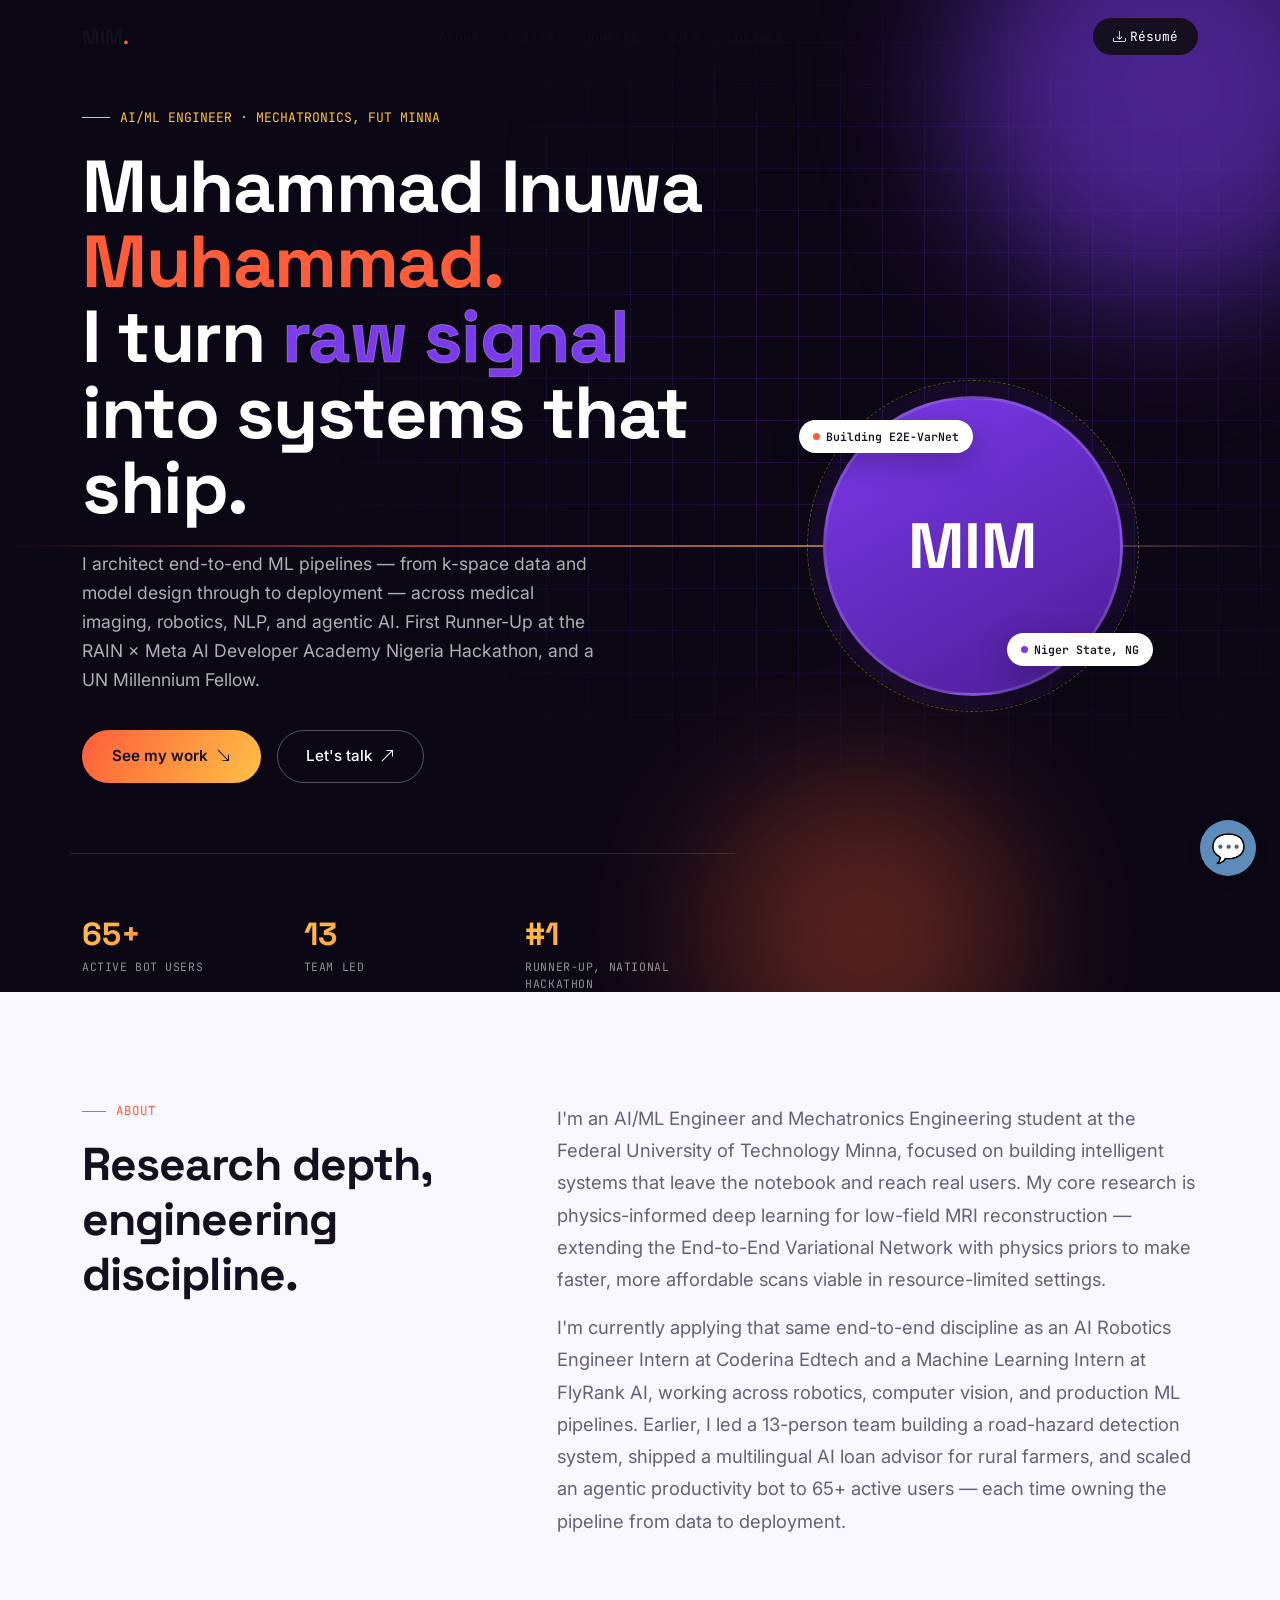
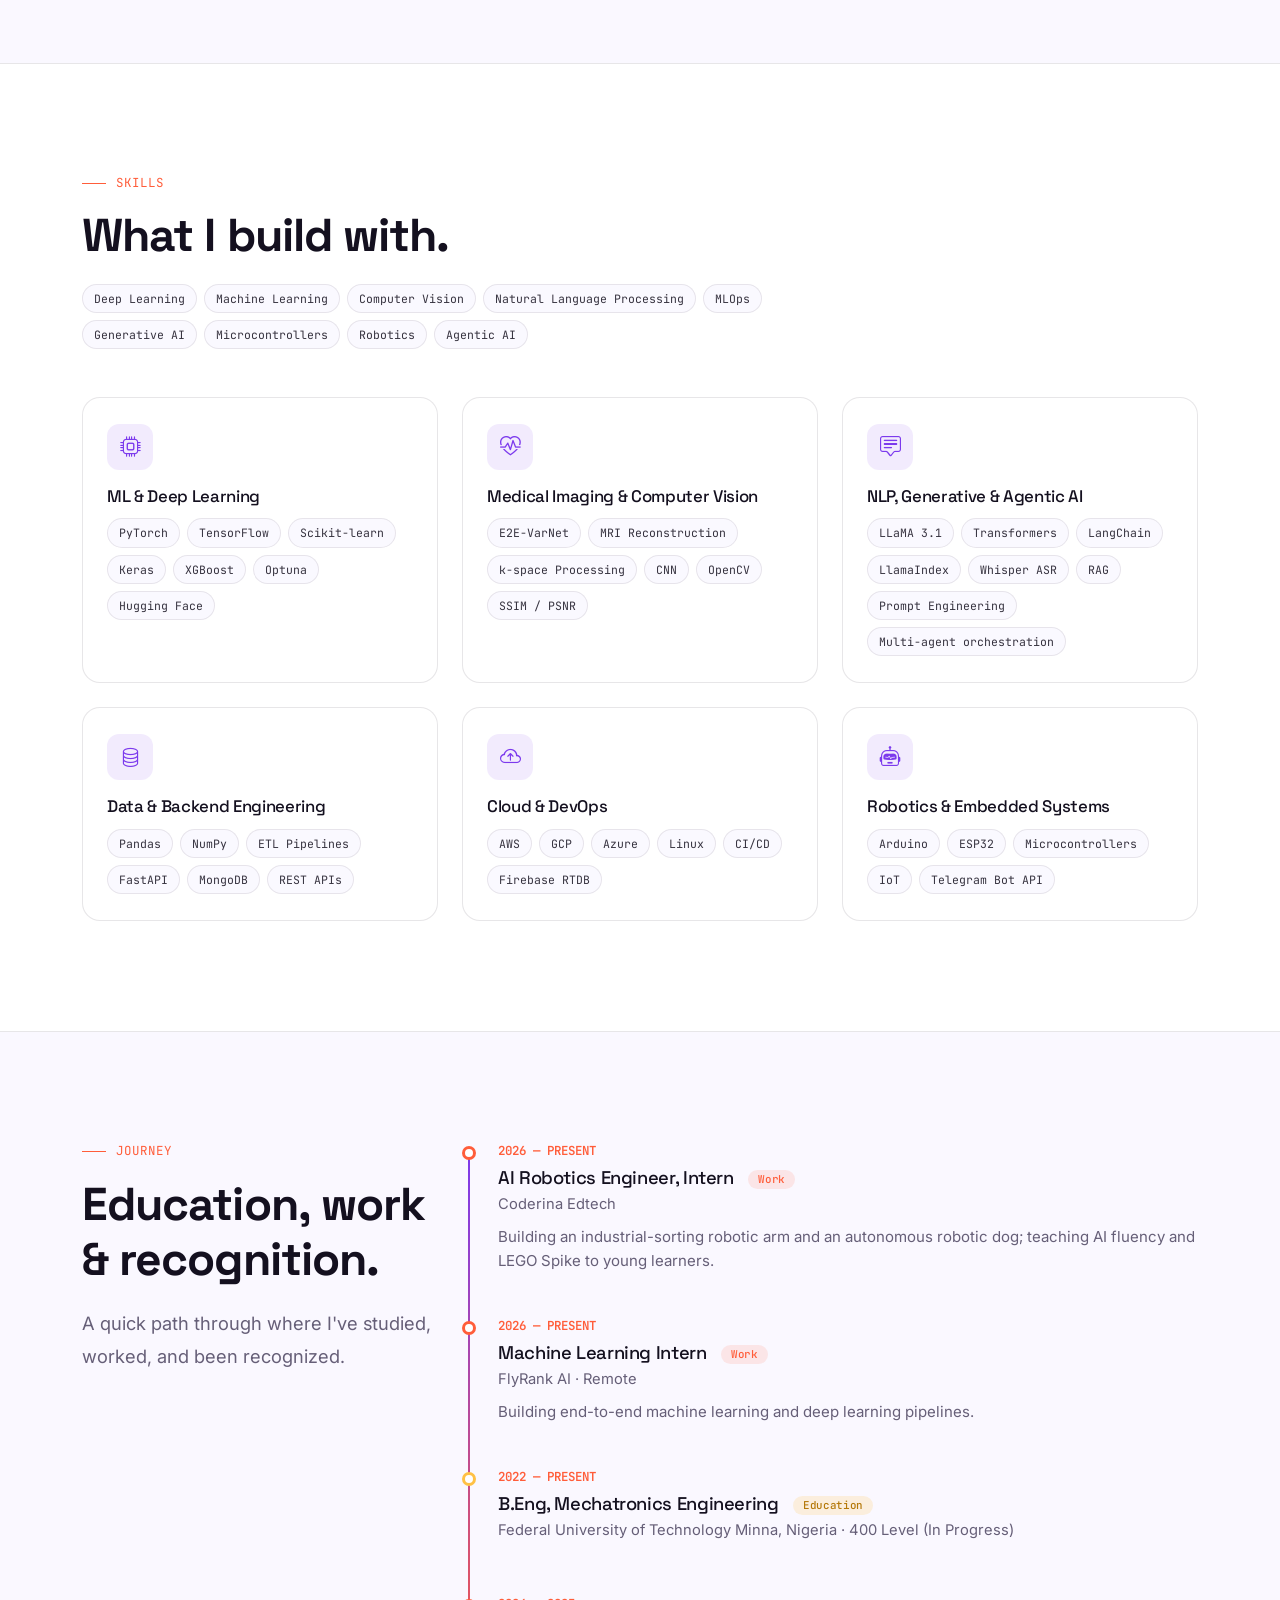
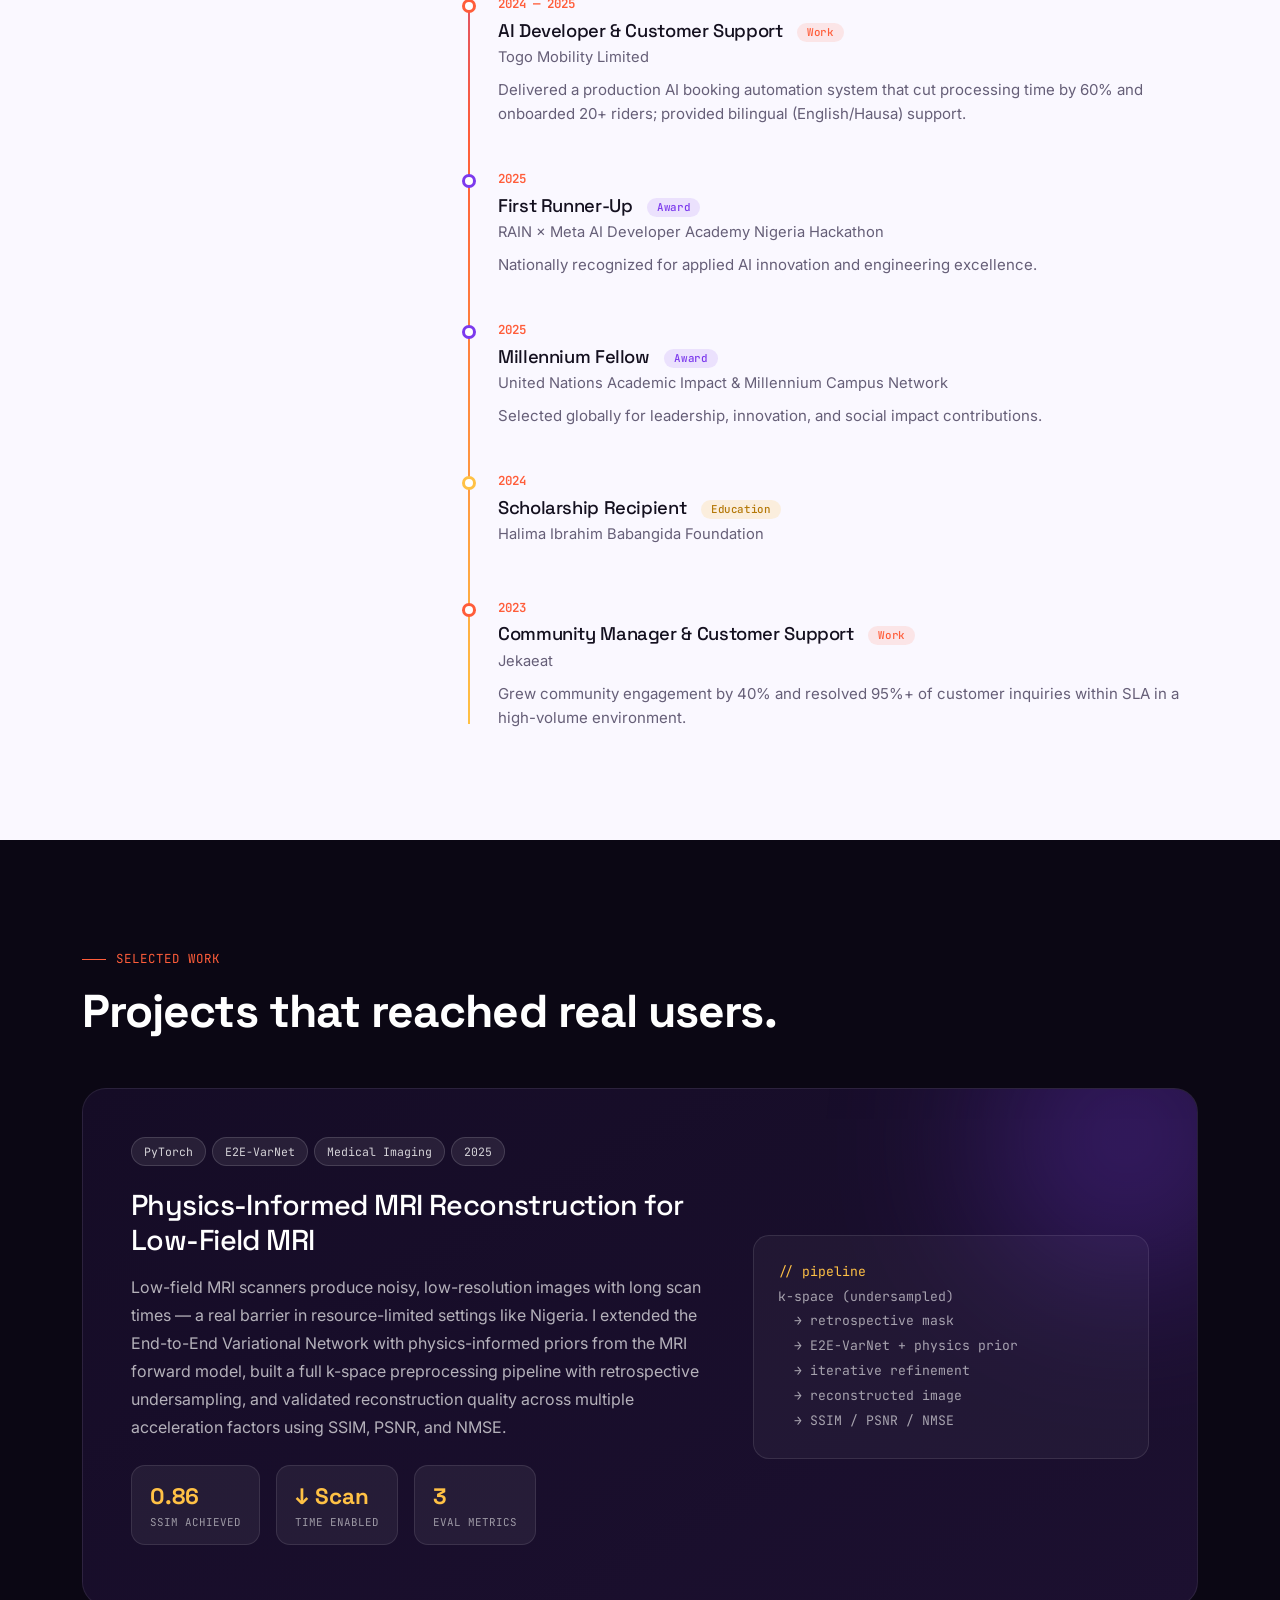
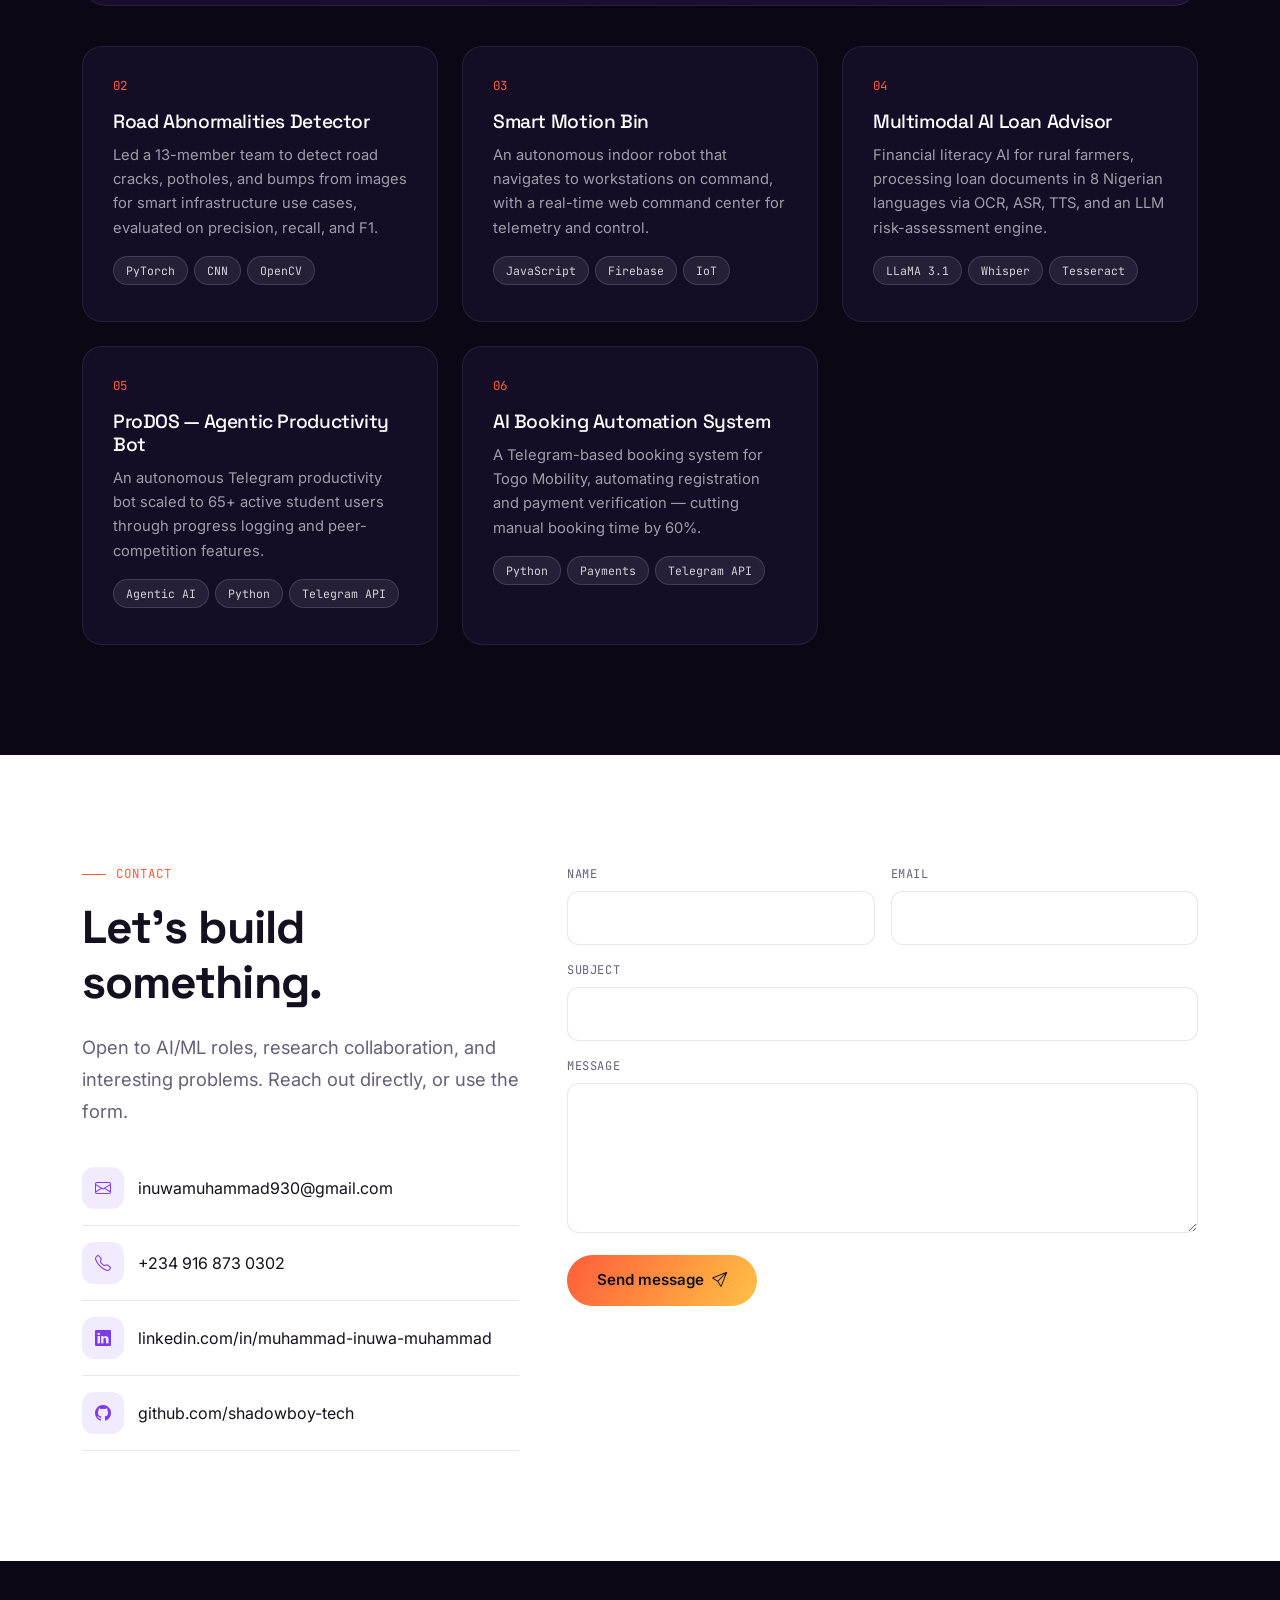
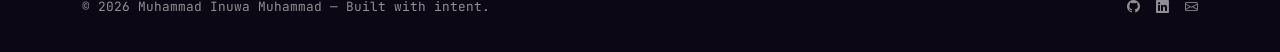
<file: frontend/index.html>
<!DOCTYPE html>
<html lang="en">
<head>
<meta charset="UTF-8">
<meta name="viewport" content="width=device-width, initial-scale=1.0">
<title>Muhammad Inuwa Muhammad — AI / ML Engineer</title>
<meta name="description" content="Portfolio of Muhammad Inuwa Muhammad — AI/ML Engineer building physics-informed deep learning, agentic AI, and computer vision systems.">

<!-- Fonts -->
<link rel="preconnect" href="https://fonts.googleapis.com">
<link rel="preconnect" href="https://fonts.gstatic.com" crossorigin>
<link href="https://fonts.googleapis.com/css2?family=Space+Grotesk:wght@400;500;600;700&family=Inter:wght@400;500;600;700&family=JetBrains+Mono:wght@400;500;600&display=swap" rel="stylesheet">

<!-- Bootstrap -->
<link href="https://cdn.jsdelivr.net/npm/bootstrap@5.3.3/dist/css/bootstrap.min.css" rel="stylesheet">
<link rel="stylesheet" href="https://cdn.jsdelivr.net/npm/bootstrap-icons@1.11.3/font/bootstrap-icons.css">

<style>
:root{
  --ink:#14101f;
  --muted:#665f78;
  --bg:#faf8ff;
  --bg-dark:#0b0714;
  --panel:#ffffff;
  --violet:#7c3aed;
  --violet-deep:#4c1d95;
  --coral:#ff5d3a;
  --amber:#ffc145;
  --line: rgba(20,16,31,0.1);
  --line-dark: rgba(255,255,255,0.12);
}

*{box-sizing:border-box;}
html{scroll-behavior:smooth;}
body{
  font-family:'Inter', sans-serif;
  color:var(--ink);
  background:var(--bg);
  overflow-x:hidden;
}
h1,h2,h3,h4,.display-font{
  font-family:'Space Grotesk', sans-serif;
  letter-spacing:-0.02em;
}
.mono{
  font-family:'JetBrains Mono', monospace;
  letter-spacing:0.02em;
}
a{ text-decoration:none; }
::selection{ background:var(--violet); color:#fff; }

/* Reduced motion */
@media (prefers-reduced-motion: reduce){
  *{ animation-duration:0.001ms !important; animation-iteration-count:1 !important; transition-duration:0.001ms !important; scroll-behavior:auto !important; }
}

/* ---------- Nav ---------- */
.navbar-custom{
  position:fixed; top:0; left:0; right:0; z-index:1000;
  padding: 18px 0;
  transition: all .35s ease;
  background: transparent;
}
.navbar-custom.scrolled{
  background: rgba(250,248,255,0.85);
  backdrop-filter: blur(10px);
  border-bottom:1px solid var(--line);
  padding: 12px 0;
}
.nav-logo{
  font-family:'Space Grotesk', sans-serif;
  font-weight:700;
  font-size:1.25rem;
  color:var(--ink);
}
.nav-logo span{ color:var(--coral); }
.nav-link-custom{
  font-family:'JetBrains Mono', monospace;
  font-size:0.82rem;
  color:var(--ink);
  opacity:0.75;
  margin:0 14px;
  position:relative;
  transition: opacity .2s ease;
}
.nav-link-custom:hover{ opacity:1; color:var(--violet); }
.btn-resume{
  background:var(--ink);
  color:#fff !important;
  font-family:'JetBrains Mono', monospace;
  font-size:0.8rem;
  padding:9px 20px;
  border-radius:100px;
  transition: all .25s ease;
  white-space:nowrap;
}
.btn-resume:hover{ background:var(--coral); transform: translateY(-2px); color:#fff; }

/* ---------- Hero ---------- */
.hero{
  position:relative;
  min-height:100vh;
  background: var(--bg-dark);
  color:#fff;
  display:flex; align-items:center;
  padding-top:100px;
  overflow:hidden;
}
.kspace-grid{
  position:absolute; inset:0;
  background-image:
    linear-gradient(rgba(124,58,237,0.18) 1px, transparent 1px),
    linear-gradient(90deg, rgba(124,58,237,0.18) 1px, transparent 1px);
  background-size: 42px 42px;
  mask-image: radial-gradient(ellipse 70% 60% at 70% 40%, black 20%, transparent 75%);
  animation: drift 26s linear infinite;
}
@keyframes drift{
  0%{ background-position: 0 0, 0 0; }
  100%{ background-position: 84px 42px, 42px 84px; }
}
.scan-line{
  position:absolute; left:0; right:0; height:2px;
  background: linear-gradient(90deg, transparent, var(--coral), var(--amber), transparent);
  opacity:0.6;
  animation: scan 7s ease-in-out infinite;
  filter: blur(0.5px);
}
@keyframes scan{
  0%,100%{ top:12%; opacity:0; }
  10%{ opacity:0.7; }
  50%{ top:82%; opacity:0.5; }
  90%{ opacity:0.7; }
}
.glow-orb{
  position:absolute; border-radius:50%;
  filter: blur(70px); opacity:0.55; pointer-events:none;
}
.orb-1{ width:420px; height:420px; background:var(--violet); top:-120px; right:-100px; }
.orb-2{ width:320px; height:320px; background:var(--coral); bottom:-100px; right:20%; opacity:0.3; }

.eyebrow{
  font-family:'JetBrains Mono', monospace;
  font-size:0.82rem;
  color:var(--amber);
  display:inline-flex; align-items:center; gap:10px;
  margin-bottom:22px;
}
.eyebrow::before{
  content:''; width:28px; height:1px; background:var(--amber);
}
.hero h1{
  font-size: clamp(2.6rem, 6vw, 4.6rem);
  font-weight:700;
  line-height:1.02;
  margin-bottom:24px;
}
.hero h1 .accent{ color:var(--coral); }
.hero h1 .accent2{ color:var(--violet); -webkit-text-stroke: 1px rgba(255,255,255,0.3); }
.hero-sub{
  font-size:1.1rem;
  color:rgba(255,255,255,0.68);
  max-width:520px;
  line-height:1.65;
  margin-bottom:36px;
}
.btn-bold{
  background: linear-gradient(120deg, var(--coral), var(--amber));
  color:var(--ink) !important;
  font-weight:600;
  padding:14px 30px;
  border-radius:100px;
  border:none;
  font-size:0.95rem;
  transition: all .25s ease;
  display:inline-flex; align-items:center; gap:8px;
}
.btn-bold:hover{ transform: translateY(-3px); box-shadow: 0 14px 30px rgba(255,93,58,0.3); }
.btn-outline-bold{
  border:1px solid rgba(255,255,255,0.3);
  color:#fff !important;
  padding:14px 28px;
  border-radius:100px;
  font-size:0.95rem;
  font-weight:500;
  transition: all .25s ease;
  display:inline-flex; align-items:center; gap:8px;
}
.btn-outline-bold:hover{ border-color:var(--violet); background:rgba(124,58,237,0.15); }

.avatar-ring{
  position:relative;
  width:300px; height:300px;
  margin:0 auto;
}
.avatar-circle{
  width:100%; height:100%;
  border-radius:50%;
  background: linear-gradient(150deg, var(--violet), var(--violet-deep));
  display:flex; align-items:center; justify-content:center;
  font-family:'Space Grotesk', sans-serif;
  font-size:4rem; font-weight:700; color:#fff;
  border:3px solid rgba(255,255,255,0.15);
  position:relative; z-index:2;
  box-shadow: 0 0 0 14px rgba(124,58,237,0.08);
}
.avatar-ring::before{
  content:'';
  position:absolute; inset:-16px;
  border-radius:50%;
  border:1px dashed rgba(255,193,69,0.4);
  animation: spin 40s linear infinite;
}
@keyframes spin{ to{ transform: rotate(360deg); } }
.badge-float{
  position:absolute;
  background:#fff; color:var(--ink);
  font-family:'JetBrains Mono', monospace;
  font-size:0.72rem; font-weight:600;
  padding:8px 14px; border-radius:100px;
  box-shadow: 0 10px 30px rgba(0,0,0,0.25);
  z-index:3;
  display:flex; align-items:center; gap:6px;
}
.badge-float .dot{ width:7px; height:7px; border-radius:50%; background:var(--coral); }
.badge-1{ top:8%; left:-8%; }
.badge-2{ bottom:10%; right:-10%; }

.stat-strip{
  border-top:1px solid var(--line-dark);
  margin-top:70px;
  padding-top:32px;
}
.stat-num{
  font-family:'Space Grotesk', sans-serif;
  font-size:2rem; font-weight:700;
  background: linear-gradient(120deg, var(--amber), var(--coral));
  -webkit-background-clip:text; background-clip:text; color:transparent;
}
.stat-label{
  font-family:'JetBrains Mono', monospace;
  font-size:0.72rem; color:rgba(255,255,255,0.55);
  text-transform:uppercase; letter-spacing:0.05em;
}

/* ---------- Section basics ---------- */
section{ padding: 110px 0; position:relative; }
.section-tag{
  font-family:'JetBrains Mono', monospace;
  font-size:0.78rem;
  color:var(--coral);
  text-transform:uppercase;
  letter-spacing:0.08em;
  display:flex; align-items:center; gap:10px;
  margin-bottom:16px;
}
.section-tag::before{ content:''; width:24px; height:1px; background:var(--coral); }
.section-title{
  font-size: clamp(2rem, 3.6vw, 2.9rem);
  font-weight:700;
  margin-bottom:20px;
}
.reveal{ opacity:0; transform: translateY(24px); transition: all .7s cubic-bezier(.2,.7,.3,1); }
.reveal.in{ opacity:1; transform:none; }

/* ---------- About / Skills ---------- */
.about-lead{
  font-size:1.15rem; line-height:1.75; color:var(--muted); max-width:640px;
}
.skill-card{
  background:var(--panel);
  border:1px solid var(--line);
  border-radius:18px;
  padding:26px 24px;
  height:100%;
  transition: all .3s ease;
  position:relative;
  overflow:hidden;
}
.skill-card::before{
  content:''; position:absolute; top:0; left:0; right:0; height:3px;
  background: linear-gradient(90deg, var(--violet), var(--coral));
  transform: scaleX(0); transform-origin:left;
  transition: transform .35s ease;
}
.skill-card:hover{ transform: translateY(-6px); box-shadow: 0 20px 40px rgba(20,16,31,0.08); }
.skill-card:hover::before{ transform: scaleX(1); }
.skill-card .icon-wrap{
  width:46px; height:46px; border-radius:12px;
  display:flex; align-items:center; justify-content:center;
  background: rgba(124,58,237,0.1); color:var(--violet);
  font-size:1.3rem; margin-bottom:16px;
}
.skill-card h4{ font-size:1.05rem; margin-bottom:12px; }
.skill-tags{ display:flex; flex-wrap:wrap; gap:7px; }
.skill-tag{
  font-family:'JetBrains Mono', monospace;
  font-size:0.72rem;
  background: var(--bg);
  border:1px solid var(--line);
  padding:5px 11px;
  border-radius:100px;
  color:var(--ink);
  opacity:0.85;
}

/* ---------- Timeline ---------- */
.timeline{ position:relative; padding-left:36px; }
.timeline::before{
  content:''; position:absolute; left:6px; top:6px; bottom:6px; width:2px;
  background: linear-gradient(180deg, var(--violet), var(--coral), var(--amber));
}
.timeline-item{ position:relative; padding-bottom:44px; }
.timeline-item:last-child{ padding-bottom:0; }
.timeline-dot{
  position:absolute; left:-36px; top:4px;
  width:14px; height:14px; border-radius:50%;
  background:#fff; border:3px solid var(--violet);
}
.timeline-item.work .timeline-dot{ border-color:var(--coral); }
.timeline-item.edu .timeline-dot{ border-color:var(--amber); }
.timeline-year{
  font-family:'JetBrains Mono', monospace;
  font-size:0.78rem; color:var(--coral); font-weight:600;
  margin-bottom:6px; display:block;
}
.timeline-item h4{ font-size:1.15rem; margin-bottom:4px; }
.timeline-item .role-org{ color:var(--muted); font-size:0.92rem; margin-bottom:10px; }
.timeline-item p.desc{ color:var(--muted); font-size:0.94rem; line-height:1.6; margin:0; }
.tl-type-badge{
  font-family:'JetBrains Mono', monospace; font-size:0.68rem;
  padding:3px 10px; border-radius:100px; margin-left:10px;
  display:inline-block; vertical-align:middle;
}
.tl-type-badge.work{ background:rgba(255,93,58,0.12); color:var(--coral); }
.tl-type-badge.edu{ background:rgba(255,193,69,0.18); color:#b5790a; }
.tl-type-badge.award{ background:rgba(124,58,237,0.12); color:var(--violet); }

/* ---------- Projects ---------- */
.bg-dark-section{ background:var(--bg-dark); color:#fff; }
.case-study{
  background: linear-gradient(150deg, #150c26, #1c1030);
  border:1px solid rgba(255,255,255,0.08);
  border-radius:24px;
  padding:48px;
  position:relative;
  overflow:hidden;
}
.case-study::after{
  content:''; position:absolute; width:260px; height:260px; border-radius:50%;
  background:var(--violet); filter:blur(90px); opacity:0.35; top:-80px; right:-60px;
}
.metric-pill{
  display:inline-flex; flex-direction:column; align-items:flex-start;
  background:rgba(255,255,255,0.06);
  border:1px solid rgba(255,255,255,0.1);
  border-radius:14px; padding:14px 18px; margin-right:12px; margin-bottom:12px;
}
.metric-pill .val{ font-family:'Space Grotesk',sans-serif; font-weight:700; font-size:1.4rem; color:var(--amber); }
.metric-pill .lbl{ font-family:'JetBrains Mono',monospace; font-size:0.68rem; color:rgba(255,255,255,0.55); text-transform:uppercase; }
.tag-pill{
  font-family:'JetBrains Mono', monospace; font-size:0.72rem;
  background:rgba(255,255,255,0.08); border:1px solid rgba(255,255,255,0.14);
  color:rgba(255,255,255,0.8); padding:5px 12px; border-radius:100px;
  display:inline-block; margin:0 6px 6px 0;
}

.project-card{
  background:#150c26;
  border:1px solid rgba(255,255,255,0.08);
  border-radius:20px;
  padding:30px;
  height:100%;
  transition: all .35s ease;
  position:relative;
}
.project-card:hover{
  transform: translateY(-6px);
  border-color: var(--coral);
  box-shadow: 0 20px 50px rgba(255,93,58,0.15);
}
.project-num{
  font-family:'JetBrains Mono', monospace;
  font-size:0.78rem; color:var(--coral); margin-bottom:14px; display:block;
}
.project-card h4{ font-size:1.2rem; margin-bottom:10px; color:#fff; }
.project-card p{ color:rgba(255,255,255,0.6); font-size:0.92rem; line-height:1.65; margin-bottom:16px; }

/* ---------- Contact ---------- */
.form-control-custom{
  background:var(--panel);
  border:1px solid var(--line);
  border-radius:12px;
  padding:14px 16px;
  font-family:'Inter', sans-serif;
  color:var(--ink);
  width:100%;
  transition: border-color .2s ease;
}
.form-control-custom:focus{
  outline:none; border-color:var(--violet);
  box-shadow: 0 0 0 4px rgba(124,58,237,0.12);
}
.form-label-custom{
  font-family:'JetBrains Mono', monospace;
  font-size:0.75rem; text-transform:uppercase; letter-spacing:0.05em;
  color:var(--muted); margin-bottom:8px; display:block;
}
.contact-link-item{
  display:flex; align-items:center; gap:14px;
  padding:16px 0; border-bottom:1px solid var(--line);
  color:var(--ink);
  transition: all .2s ease;
}
.contact-link-item:hover{ color:var(--coral); padding-left:8px; }
.contact-link-item .ic{
  width:42px; height:42px; border-radius:12px;
  background: rgba(124,58,237,0.1); color:var(--violet);
  display:flex; align-items:center; justify-content:center; flex-shrink:0;
}

footer{
  background:var(--bg-dark); color:rgba(255,255,255,0.55);
  padding:36px 0; font-family:'JetBrains Mono', monospace; font-size:0.8rem;
}

/* focus visibility */
a:focus-visible, button:focus-visible, input:focus-visible, textarea:focus-visible{
  outline: 2px solid var(--violet); outline-offset:3px;
}

@media (max-width: 991px){
  .avatar-ring{ margin-top:50px; }
  section{ padding:80px 0; }
  .case-study{ padding:30px; }
}
</style>
</head>
<body>

<!-- ============ NAV ============ -->
<nav class="navbar navbar-custom navbar-expand-lg" id="mainNav">
  <div class="container d-flex align-items-center justify-content-between">
    <a class="nav-logo" href="#top">MIM<span>.</span></a>
    <div class="d-none d-lg-flex align-items-center">
      <a class="nav-link-custom" href="#about">About</a>
      <a class="nav-link-custom" href="#skills">Skills</a>
      <a class="nav-link-custom" href="#timeline">Journey</a>
      <a class="nav-link-custom" href="#work">Work</a>
      <a class="nav-link-custom" href="#contact">Contact</a>
    </div>
    <a href="resume.pdf" download class="btn-resume">
      <i class="bi bi-download me-1"></i>Résumé
    </a>
  </div>
</nav>

<!-- ============ HERO ============ -->
<header class="hero" id="top">
  <div class="kspace-grid"></div>
  <div class="scan-line"></div>
  <div class="glow-orb orb-1"></div>
  <div class="glow-orb orb-2"></div>

  <div class="container position-relative" style="z-index:5;">
    <div class="row align-items-center gy-5">
      <div class="col-lg-7">
        <div class="eyebrow">AI/ML ENGINEER · MECHATRONICS, FUT MINNA</div>
        <h1>Muhammad Inuwa <span class="accent">Muhammad.</span><br>I turn <span class="accent2">raw signal</span> into systems that ship.</h1>
        <p class="hero-sub">I architect end-to-end ML pipelines — from k-space data and model design through to deployment — across medical imaging, robotics, NLP, and agentic AI. First Runner-Up at the RAIN × Meta AI Developer Academy Nigeria Hackathon, and a UN Millennium Fellow.</p>
        <div class="d-flex flex-wrap gap-3">
          <a href="#work" class="btn-bold">See my work <i class="bi bi-arrow-down-right"></i></a>
          <a href="#contact" class="btn-outline-bold">Let's talk <i class="bi bi-arrow-up-right"></i></a>
        </div>

        <div class="row stat-strip g-4">
          <div class="col-4">
            <div class="stat-num">65+</div>
            <div class="stat-label">Active bot users</div>
          </div>
          <div class="col-4">
            <div class="stat-num">13</div>
            <div class="stat-label">Team led</div>
          </div>
          <div class="col-4">
            <div class="stat-num">#1</div>
            <div class="stat-label">Runner-up, national hackathon</div>
          </div>
        </div>
      </div>

      <div class="col-lg-5 text-center">
        <div class="avatar-ring">
          <div class="avatar-circle">MIM</div>
          <div class="badge-float badge-1"><span class="dot"></span>Building E2E-VarNet</div>
          <div class="badge-float badge-2"><span class="dot" style="background:var(--violet)"></span>Niger State, NG</div>
        </div>
      </div>
    </div>
  </div>
</header>

<!-- ============ ABOUT ============ -->
<section id="about">
  <div class="container">
    <div class="row gy-5">
      <div class="col-lg-5 reveal">
        <div class="section-tag">About</div>
        <h2 class="section-title">Research depth, engineering discipline.</h2>
      </div>
      <div class="col-lg-7 reveal">
        <p class="about-lead">
          I'm an AI/ML Engineer and Mechatronics Engineering student at the Federal University of Technology Minna, focused on building intelligent systems that leave the notebook and reach real users. My core research is physics-informed deep learning for low-field MRI reconstruction — extending the End-to-End Variational Network with physics priors to make faster, more affordable scans viable in resource-limited settings.
        </p>
        <p class="about-lead">
          I'm currently applying that same end-to-end discipline as an AI Robotics Engineer Intern at Coderina Edtech and a Machine Learning Intern at FlyRank AI, working across robotics, computer vision, and production ML pipelines. Earlier, I led a 13-person team building a road-hazard detection system, shipped a multilingual AI loan advisor for rural farmers, and scaled an agentic productivity bot to 65+ active users — each time owning the pipeline from data to deployment.
        </p>
      </div>
    </div>
  </div>
</section>

<!-- ============ SKILLS ============ -->
<section id="skills" style="background:#fff;border-top:1px solid var(--line);border-bottom:1px solid var(--line);">
  <div class="container">
    <div class="section-tag reveal">Skills</div>
    <h2 class="section-title reveal">What I build with.</h2>

    <div class="reveal mb-5" style="max-width:760px;">
      <div class="skill-tags">
        <span class="skill-tag">Deep Learning</span><span class="skill-tag">Machine Learning</span>
        <span class="skill-tag">Computer Vision</span><span class="skill-tag">Natural Language Processing</span>
        <span class="skill-tag">MLOps</span><span class="skill-tag">Generative AI</span>
        <span class="skill-tag">Microcontrollers</span><span class="skill-tag">Robotics</span>
        <span class="skill-tag">Agentic AI</span>
      </div>
    </div>

    <div class="row g-4">
      <div class="col-md-6 col-lg-4 reveal">
        <div class="skill-card">
          <div class="icon-wrap"><i class="bi bi-cpu"></i></div>
          <h4>ML &amp; Deep Learning</h4>
          <div class="skill-tags">
            <span class="skill-tag">PyTorch</span><span class="skill-tag">TensorFlow</span>
            <span class="skill-tag">Scikit-learn</span><span class="skill-tag">Keras</span>
            <span class="skill-tag">XGBoost</span><span class="skill-tag">Optuna</span>
            <span class="skill-tag">Hugging Face</span>
          </div>
        </div>
      </div>
      <div class="col-md-6 col-lg-4 reveal">
        <div class="skill-card">
          <div class="icon-wrap"><i class="bi bi-heart-pulse"></i></div>
          <h4>Medical Imaging &amp; Computer Vision</h4>
          <div class="skill-tags">
            <span class="skill-tag">E2E-VarNet</span><span class="skill-tag">MRI Reconstruction</span>
            <span class="skill-tag">k-space Processing</span><span class="skill-tag">CNN</span>
            <span class="skill-tag">OpenCV</span><span class="skill-tag">SSIM / PSNR</span>
          </div>
        </div>
      </div>
      <div class="col-md-6 col-lg-4 reveal">
        <div class="skill-card">
          <div class="icon-wrap"><i class="bi bi-chat-square-text"></i></div>
          <h4>NLP, Generative &amp; Agentic AI</h4>
          <div class="skill-tags">
            <span class="skill-tag">LLaMA 3.1</span><span class="skill-tag">Transformers</span>
            <span class="skill-tag">LangChain</span><span class="skill-tag">LlamaIndex</span>
            <span class="skill-tag">Whisper ASR</span><span class="skill-tag">RAG</span>
            <span class="skill-tag">Prompt Engineering</span><span class="skill-tag">Multi-agent orchestration</span>
          </div>
        </div>
      </div>
      <div class="col-md-6 col-lg-4 reveal">
        <div class="skill-card">
          <div class="icon-wrap"><i class="bi bi-database"></i></div>
          <h4>Data &amp; Backend Engineering</h4>
          <div class="skill-tags">
            <span class="skill-tag">Pandas</span><span class="skill-tag">NumPy</span>
            <span class="skill-tag">ETL Pipelines</span><span class="skill-tag">FastAPI</span>
            <span class="skill-tag">MongoDB</span><span class="skill-tag">REST APIs</span>
          </div>
        </div>
      </div>
      <div class="col-md-6 col-lg-4 reveal">
        <div class="skill-card">
          <div class="icon-wrap"><i class="bi bi-cloud-arrow-up"></i></div>
          <h4>Cloud &amp; DevOps</h4>
          <div class="skill-tags">
            <span class="skill-tag">AWS</span><span class="skill-tag">GCP</span>
            <span class="skill-tag">Azure</span><span class="skill-tag">Linux</span>
            <span class="skill-tag">CI/CD</span><span class="skill-tag">Firebase RTDB</span>
          </div>
        </div>
      </div>
      <div class="col-md-6 col-lg-4 reveal">
        <div class="skill-card">
          <div class="icon-wrap"><i class="bi bi-robot"></i></div>
          <h4>Robotics &amp; Embedded Systems</h4>
          <div class="skill-tags">
            <span class="skill-tag">Arduino</span><span class="skill-tag">ESP32</span>
            <span class="skill-tag">Microcontrollers</span><span class="skill-tag">IoT</span>
            <span class="skill-tag">Telegram Bot API</span>
          </div>
        </div>
      </div>
    </div>
  </div>
</section>

<!-- ============ TIMELINE ============ -->
<section id="timeline">
  <div class="container">
    <div class="row gy-5">
      <div class="col-lg-4 reveal">
        <div class="section-tag">Journey</div>
        <h2 class="section-title">Education, work &amp; recognition.</h2>
        <p class="about-lead">A quick path through where I've studied, worked, and been recognized.</p>
      </div>
      <div class="col-lg-8 reveal">
        <div class="timeline">

          <div class="timeline-item work">
            <div class="timeline-dot"></div>
            <span class="timeline-year">2026 — PRESENT</span>
            <h4>AI Robotics Engineer, Intern <span class="tl-type-badge work">Work</span></h4>
            <div class="role-org">Coderina Edtech</div>
            <p class="desc">Building an industrial-sorting robotic arm and an autonomous robotic dog; teaching AI fluency and LEGO Spike to young learners.</p>
          </div>

          <div class="timeline-item work">
            <div class="timeline-dot"></div>
            <span class="timeline-year">2026 — PRESENT</span>
            <h4>Machine Learning Intern <span class="tl-type-badge work">Work</span></h4>
            <div class="role-org">FlyRank AI · Remote</div>
            <p class="desc">Building end-to-end machine learning and deep learning pipelines.</p>
          </div>

          <div class="timeline-item edu">
            <div class="timeline-dot"></div>
            <span class="timeline-year">2022 — PRESENT</span>
            <h4>B.Eng, Mechatronics Engineering <span class="tl-type-badge edu">Education</span></h4>
            <div class="role-org">Federal University of Technology Minna, Nigeria · 400 Level (In Progress)</div>
          </div>

          <div class="timeline-item work">
            <div class="timeline-dot"></div>
            <span class="timeline-year">2024 — 2025</span>
            <h4>AI Developer &amp; Customer Support <span class="tl-type-badge work">Work</span></h4>
            <div class="role-org">Togo Mobility Limited</div>
            <p class="desc">Delivered a production AI booking automation system that cut processing time by 60% and onboarded 20+ riders; provided bilingual (English/Hausa) support.</p>
          </div>

          <div class="timeline-item">
            <div class="timeline-dot" style="border-color:var(--violet)"></div>
            <span class="timeline-year">2025</span>
            <h4>First Runner-Up <span class="tl-type-badge award">Award</span></h4>
            <div class="role-org">RAIN × Meta AI Developer Academy Nigeria Hackathon</div>
            <p class="desc">Nationally recognized for applied AI innovation and engineering excellence.</p>
          </div>

          <div class="timeline-item">
            <div class="timeline-dot" style="border-color:var(--violet)"></div>
            <span class="timeline-year">2025</span>
            <h4>Millennium Fellow <span class="tl-type-badge award">Award</span></h4>
            <div class="role-org">United Nations Academic Impact &amp; Millennium Campus Network</div>
            <p class="desc">Selected globally for leadership, innovation, and social impact contributions.</p>
          </div>

          <div class="timeline-item">
            <div class="timeline-dot" style="border-color:var(--amber)"></div>
            <span class="timeline-year">2024</span>
            <h4>Scholarship Recipient <span class="tl-type-badge edu">Education</span></h4>
            <div class="role-org">Halima Ibrahim Babangida Foundation</div>
          </div>

          <div class="timeline-item work">
            <div class="timeline-dot"></div>
            <span class="timeline-year">2023</span>
            <h4>Community Manager &amp; Customer Support <span class="tl-type-badge work">Work</span></h4>
            <div class="role-org">Jekaeat</div>
            <p class="desc">Grew community engagement by 40% and resolved 95%+ of customer inquiries within SLA in a high-volume environment.</p>
          </div>

        </div>
      </div>
    </div>
  </div>
</section>

<!-- ============ PROJECTS ============ -->
<section id="work" class="bg-dark-section">
  <div class="container">
    <div class="section-tag reveal">Selected Work</div>
    <h2 class="section-title reveal">Projects that reached real users.</h2>

    <!-- Featured case study -->
    <div class="case-study mt-5 reveal">
      <div class="row align-items-center g-5">
        <div class="col-lg-7">
          <span class="tag-pill">PyTorch</span><span class="tag-pill">E2E-VarNet</span><span class="tag-pill">Medical Imaging</span><span class="tag-pill">2025</span>
          <h3 class="mt-3 mb-3" style="font-size:1.8rem;">Physics-Informed MRI Reconstruction for Low-Field MRI</h3>
          <p style="color:rgba(255,255,255,0.68); line-height:1.75;">
            Low-field MRI scanners produce noisy, low-resolution images with long scan times — a real barrier in resource-limited settings like Nigeria. I extended the End-to-End Variational Network with physics-informed priors from the MRI forward model, built a full k-space preprocessing pipeline with retrospective undersampling, and validated reconstruction quality across multiple acceleration factors using SSIM, PSNR, and NMSE.
          </p>
          <div class="mt-4">
            <div class="metric-pill"><span class="val">0.86</span><span class="lbl">SSIM Achieved</span></div>
            <div class="metric-pill"><span class="val">↓ Scan</span><span class="lbl">Time enabled</span></div>
            <div class="metric-pill"><span class="val">3</span><span class="lbl">Eval metrics</span></div>
          </div>
        </div>
        <div class="col-lg-5">
          <div style="background:rgba(255,255,255,0.04); border:1px solid rgba(255,255,255,0.1); border-radius:16px; padding:24px; font-family:'JetBrains Mono',monospace; font-size:0.82rem; color:rgba(255,255,255,0.6); line-height:1.9;">
            <div style="color:var(--amber);">// pipeline</div>
            k-space (undersampled)<br>
            &nbsp;&nbsp;→ retrospective mask<br>
            &nbsp;&nbsp;→ E2E-VarNet + physics prior<br>
            &nbsp;&nbsp;→ iterative refinement<br>
            &nbsp;&nbsp;→ reconstructed image<br>
            &nbsp;&nbsp;→ SSIM / PSNR / NMSE
          </div>
        </div>
      </div>
    </div>

    <!-- Other projects grid -->
    <div class="row g-4 mt-3">
      <div class="col-md-6 col-lg-4 reveal">
        <div class="project-card">
          <span class="project-num">02</span>
          <h4>Road Abnormalities Detector</h4>
          <p>Led a 13-member team to detect road cracks, potholes, and bumps from images for smart infrastructure use cases, evaluated on precision, recall, and F1.</p>
          <div><span class="tag-pill">PyTorch</span><span class="tag-pill">CNN</span><span class="tag-pill">OpenCV</span></div>
        </div>
      </div>
      <div class="col-md-6 col-lg-4 reveal">
        <div class="project-card">
          <span class="project-num">03</span>
          <h4>Smart Motion Bin</h4>
          <p>An autonomous indoor robot that navigates to workstations on command, with a real-time web command center for telemetry and control.</p>
          <div><span class="tag-pill">JavaScript</span><span class="tag-pill">Firebase</span><span class="tag-pill">IoT</span></div>
        </div>
      </div>
      <div class="col-md-6 col-lg-4 reveal">
        <div class="project-card">
          <span class="project-num">04</span>
          <h4>Multimodal AI Loan Advisor</h4>
          <p>Financial literacy AI for rural farmers, processing loan documents in 8 Nigerian languages via OCR, ASR, TTS, and an LLM risk-assessment engine.</p>
          <div><span class="tag-pill">LLaMA 3.1</span><span class="tag-pill">Whisper</span><span class="tag-pill">Tesseract</span></div>
        </div>
      </div>
      <div class="col-md-6 col-lg-4 reveal">
        <div class="project-card">
          <span class="project-num">05</span>
          <h4>ProDOS — Agentic Productivity Bot</h4>
          <p>An autonomous Telegram productivity bot scaled to 65+ active student users through progress logging and peer-competition features.</p>
          <div><span class="tag-pill">Agentic AI</span><span class="tag-pill">Python</span><span class="tag-pill">Telegram API</span></div>
        </div>
      </div>
      <div class="col-md-6 col-lg-4 reveal">
        <div class="project-card">
          <span class="project-num">06</span>
          <h4>AI Booking Automation System</h4>
          <p>A Telegram-based booking system for Togo Mobility, automating registration and payment verification — cutting manual booking time by 60%.</p>
          <div><span class="tag-pill">Python</span><span class="tag-pill">Payments</span><span class="tag-pill">Telegram API</span></div>
        </div>
      </div>
    </div>
  </div>
</section>

<!-- ============ CONTACT ============ -->
<section id="contact" style="background:#fff;">
  <div class="container">
    <div class="row g-5">
      <div class="col-lg-5 reveal">
        <div class="section-tag">Contact</div>
        <h2 class="section-title">Let's build something.</h2>
        <p class="about-lead mb-4">Open to AI/ML roles, research collaboration, and interesting problems. Reach out directly, or use the form.</p>

        <a href="mailto:inuwamuhammad930@gmail.com" class="contact-link-item">
          <span class="ic"><i class="bi bi-envelope"></i></span>
          <span>inuwamuhammad930@gmail.com</span>
        </a>
        <a href="tel:+2349168730302" class="contact-link-item">
          <span class="ic"><i class="bi bi-telephone"></i></span>
          <span>+234 916 873 0302</span>
        </a>
        <a href="https://linkedin.com/in/muhammad-inuwa-muhammad" target="_blank" rel="noopener" class="contact-link-item">
          <span class="ic"><i class="bi bi-linkedin"></i></span>
          <span>linkedin.com/in/muhammad-inuwa-muhammad</span>
        </a>
        <a href="https://github.com/shadowboy-tech" target="_blank" rel="noopener" class="contact-link-item">
          <span class="ic"><i class="bi bi-github"></i></span>
          <span>github.com/shadowboy-tech</span>
        </a>
      </div>

      <div class="col-lg-7 reveal">
        <form id="contactForm">
          <div class="row g-3">
            <div class="col-md-6">
              <label class="form-label-custom">Name</label>
              <input type="text" class="form-control-custom" required>
            </div>
            <div class="col-md-6">
              <label class="form-label-custom">Email</label>
              <input type="email" class="form-control-custom" required>
            </div>
            <div class="col-12">
              <label class="form-label-custom">Subject</label>
              <input type="text" class="form-control-custom">
            </div>
            <div class="col-12">
              <label class="form-label-custom">Message</label>
              <textarea class="form-control-custom" rows="5" required></textarea>
            </div>
            <div class="col-12">
              <button type="submit" class="btn-bold" style="border:none;">Send message <i class="bi bi-send"></i></button>
              <span id="formNote" class="mono d-block mt-3" style="font-size:0.8rem; color:var(--muted);"></span>
            </div>
          </div>
        </form>
      </div>
    </div>
  </div>
</section>

<footer>
  <div class="container d-flex flex-wrap justify-content-between align-items-center gap-3">
    <span>© <span id="year"></span> Muhammad Inuwa Muhammad — Built with intent.</span>
    <div class="d-flex gap-3">
      <a href="https://github.com/shadowboy-tech" target="_blank" rel="noopener" style="color:rgba(255,255,255,0.55)"><i class="bi bi-github"></i></a>
      <a href="https://linkedin.com/in/muhammad-inuwa-muhammad" target="_blank" rel="noopener" style="color:rgba(255,255,255,0.55)"><i class="bi bi-linkedin"></i></a>
      <a href="mailto:inuwamuhammad930@gmail.com" style="color:rgba(255,255,255,0.55)"><i class="bi bi-envelope"></i></a>
    </div>
  </div>
</footer>

<script src="https://cdn.jsdelivr.net/npm/bootstrap@5.3.3/dist/js/bootstrap.bundle.min.js"></script>
<script>
  document.getElementById('year').textContent = new Date().getFullYear();

  // Navbar scroll state
  const nav = document.getElementById('mainNav');
  window.addEventListener('scroll', () => {
    nav.classList.toggle('scrolled', window.scrollY > 40);
  });

  // Reveal on scroll
  const revealEls = document.querySelectorAll('.reveal');
  const io = new IntersectionObserver((entries) => {
    entries.forEach(e => { if (e.isIntersecting) { e.target.classList.add('in'); io.unobserve(e.target); } });
  }, { threshold: 0.15 });
  revealEls.forEach(el => io.observe(el));

  // Contact form (static hosting has no backend — mailto fallback)
  const form = document.getElementById('contactForm');
  const note = document.getElementById('formNote');
  form.addEventListener('submit', function(e){
    e.preventDefault();
    const [name, email] = form.querySelectorAll('input[type="text"], input[type="email"]');
    const subject = form.querySelectorAll('input[type="text"]')[1]?.value || 'Portfolio contact';
    const message = form.querySelector('textarea').value;
    const mailto = `mailto:inuwamuhammad930@gmail.com?subject=${encodeURIComponent(subject)}&body=${encodeURIComponent(message + '\n\nFrom: ' + name.value + ' (' + email.value + ')')}`;
    window.location.href = mailto;
    note.textContent = 'Opening your email client…';
  });
</script>
<!-- ============ SHADOW CHAT WIDGET ============ -->
<link rel="stylesheet" href="components/ShadowChat/shadow-chat.css">
<div id="sc-fab"
     data-api-url="https://shadow-resume-ai.onrender.com/api/chat"
     title="Chat with Shadow"
     style="display:none;">💬</div>
<script src="components/ShadowChat/shadow-chat.js"></script>

</body>
</html>
</file>
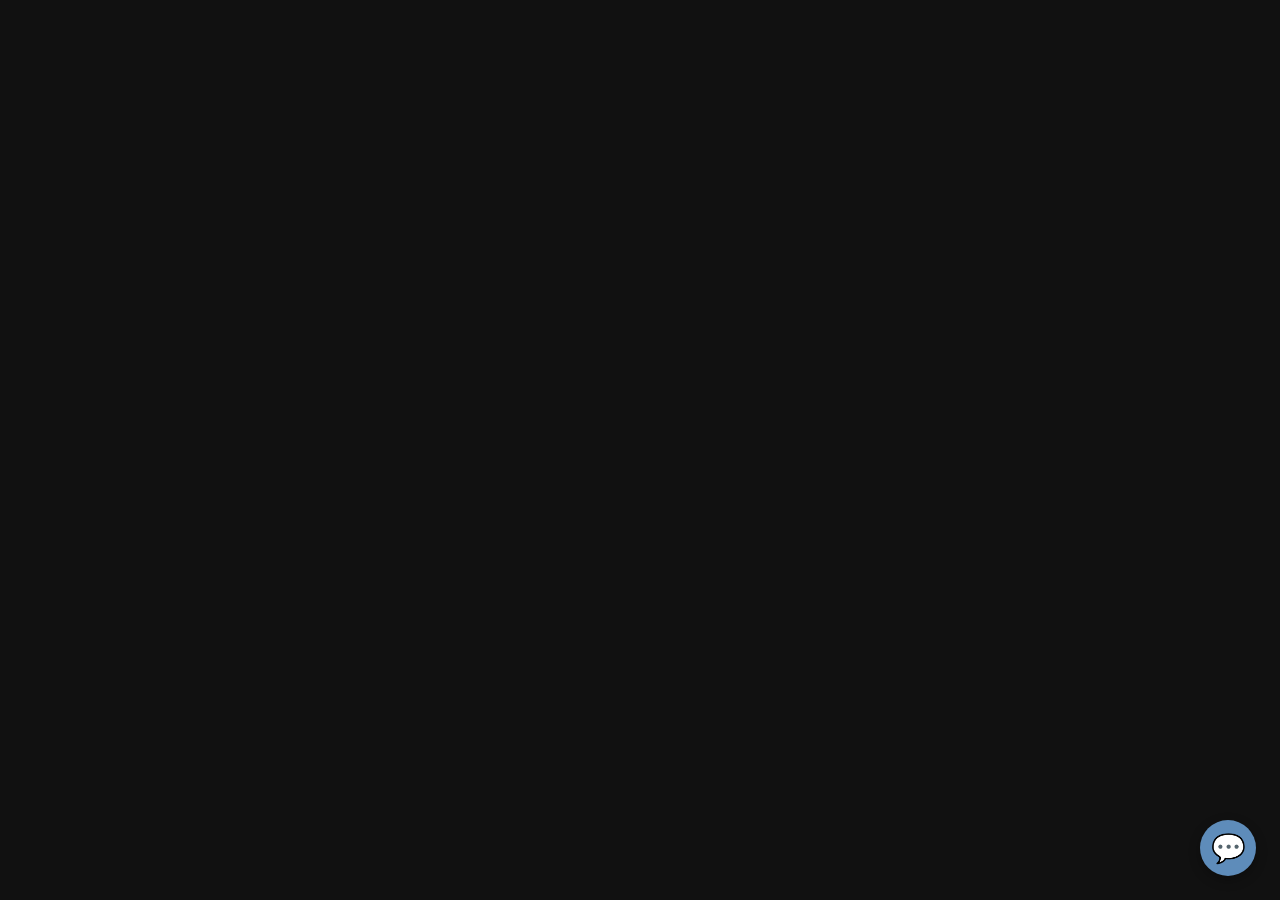
<file: frontend/components/ShadowChat/index.html>
<!DOCTYPE html>
<html lang="en">
<head>
  <meta charset="UTF-8" />
  <meta name="viewport" content="width=device-width, initial-scale=1.0" />
  <title>ShadowChat Demo</title>
  <link rel="stylesheet" href="shadow-chat.css" />
  <style>
    body { margin:0; font-family: 'Inter', sans-serif; background:#111; color:#eee; display:flex; align-items:center; justify-content:center; height:100vh; }
  </style>
</head>
<body>
  <!-- The widget is injected by the JS itself -->
  <div id="sc-fab" data-api-url="https://shadow-resume-ai.onrender.com/api/chat" title="Chat with Shadow">💬</div>
  <script src="shadow-chat.js"></script>
</body>
</html>
</file>
<file: frontend/components/ShadowChat/shadow-chat.css>
/* ShadowChat Widget Styles */
/* Premium dark theme with glassmorphism effect */
:root {
  --sc-primary: hsl(210, 40%, 55%);
  --sc-bg: rgba(255, 255, 255, 0.12);
  --sc-bg-dark: rgba(0, 0, 0, 0.4);
  --sc-text: #e0e0e0;
  --sc-bubble-user: hsl(210, 30%, 30%);
  --sc-bubble-bot: hsl(210, 30%, 20%);
  --sc-radius: 12px;
  --sc-transition: 0.3s ease;
}

/* Floating action button */
#sc-fab {
  position: fixed;
  bottom: 24px;
  right: 24px;
  width: 56px;
  height: 56px;
  background: var(--sc-primary);
  border-radius: 50%;
  box-shadow: 0 4px 12px rgba(0,0,0,0.3);
  cursor: pointer;
  display: flex;
  align-items: center;
  justify-content: center;
  color: #fff;
  font-size: 28px;
  transition: var(--sc-transition);
  backdrop-filter: blur(8px);
}
#sc-fab:hover { transform: scale(1.1); }

/* Chat panel */
#sc-panel {
  position: fixed;
  bottom: 90px;
  right: 24px;
  width: 360px;
  max-height: 500px;
  background: var(--sc-bg-dark);
  border-radius: var(--sc-radius);
  box-shadow: 0 8px 24px rgba(0,0,0,0.4);
  overflow: hidden;
  display: none; /* hidden until opened */
  flex-direction: column;
  backdrop-filter: blur(12px);
}
#sc-panel.open { display: flex; animation: slideUp 0.35s var(--sc-transition); }
@keyframes slideUp { from { opacity:0; transform: translateY(20px); } to { opacity:1; transform: translateY(0); } }

#sc-header {
  background: var(--sc-primary);
  color: #fff;
  padding: 12px 16px;
  font-weight: 600;
  font-family: 'Inter', sans-serif;
}

#sc-messages {
  flex: 1;
  padding: 12px 16px;
  overflow-y: auto;
  font-family: 'Inter', sans-serif;
  font-size: 14px;
  color: var(--sc-text);
}

.sc-msg { margin-bottom: 12px; display: flex; }
.sc-msg.bot .sc-bubble { background: var(--sc-bubble-bot); }
.sc-msg.user .sc-bubble { background: var(--sc-bubble-user); align-self: flex-end; }
.sc-bubble {
  max-width: 80%;
  padding: 10px 14px;
  border-radius: var(--sc-radius);
  line-height: 1.4;
  word-wrap: break-word;
  background: var(--sc-bubble-bot);
  color: #fff;
}

#sc-input-wrapper {
  display: flex;
  border-top: 1px solid rgba(255,255,255,0.1);
}
#sc-input {
  flex: 1;
  border: none;
  padding: 10px 12px;
  background: transparent;
  color: var(--sc-text);
  font-size: 14px;
  font-family: 'Inter', sans-serif;
}
#sc-input:focus { outline: none; }
#sc-send {
  background: var(--sc-primary);
  border: none;
  color: #fff;
  padding: 0 16px;
  cursor: pointer;
  transition: var(--sc-transition);
}
#sc-send:hover { background: hsl(210, 40%, 45%); }

/* Typing indicator */
.sc-typing { display: flex; align-items: center; }
.sc-typing span { width: 8px; height: 8px; margin: 0 2px; background: #fff; border-radius: 50%; opacity: 0.4; animation: bounce 1s infinite; }
.sc-typing span:nth-child(2) { animation-delay: 0.2s; }
.sc-typing span:nth-child(3) { animation-delay: 0.4s; }
@keyframes bounce { 0%, 80%, 100% { transform: translateY(0); opacity:0.4; } 40% { transform: translateY(-6px); opacity:1; } }
</file>
